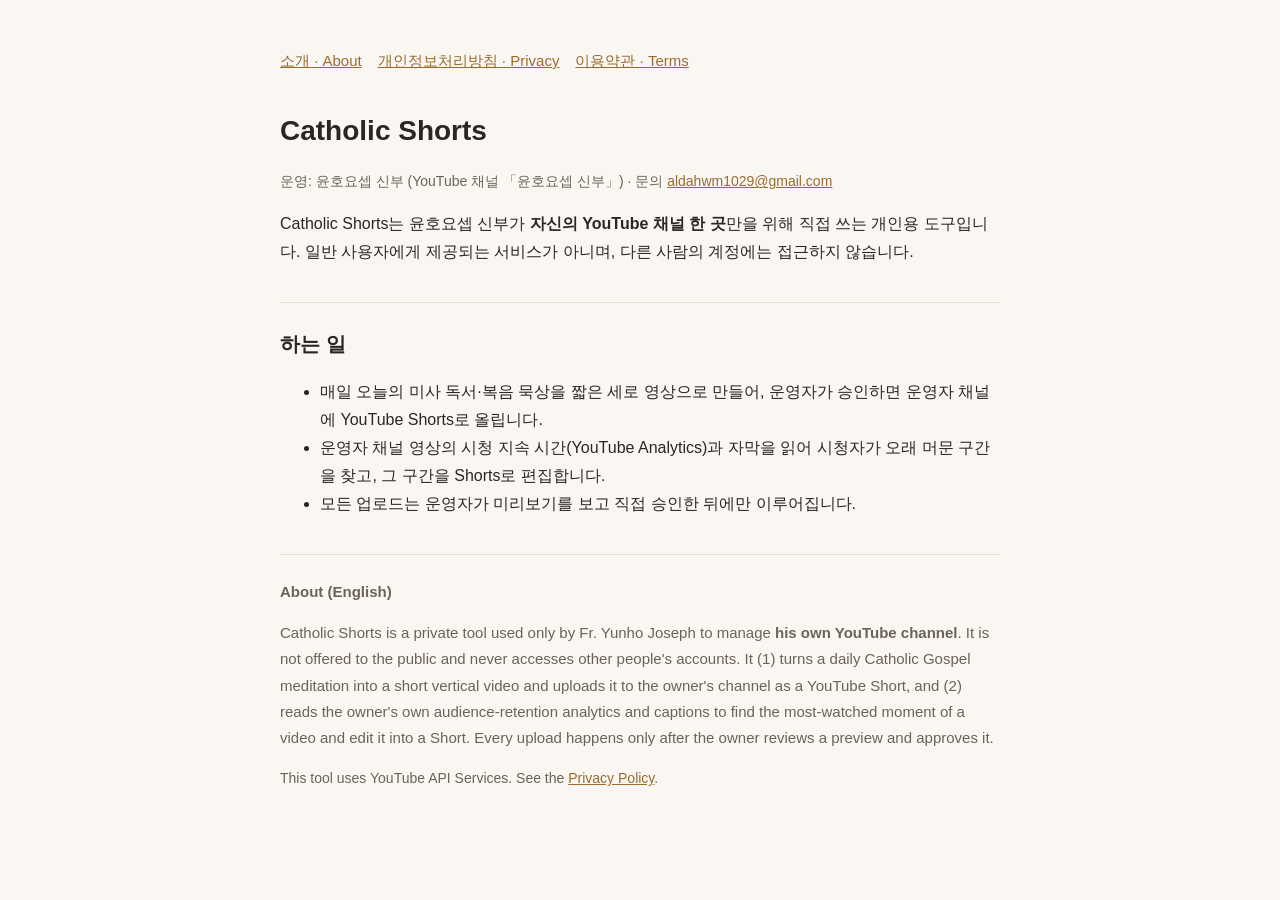
<file: index.html>
<!doctype html><html lang="ko"><head><meta charset="utf-8"><meta name="viewport" content="width=device-width,initial-scale=1">
<title>Catholic Shorts</title><link rel="stylesheet" href="style.css"></head><body><main>
<nav><a href="./">소개 · About</a><a href="privacy.html">개인정보처리방침 · Privacy</a><a href="terms.html">이용약관 · Terms</a></nav>
<h1>Catholic Shorts</h1>
<p class="muted">운영: 윤호요셉 신부 (YouTube 채널 「윤호요셉 신부」) · 문의 <a href="mailto:aldahwm1029@gmail.com">aldahwm1029@gmail.com</a></p>
<p>Catholic Shorts는 윤호요셉 신부가 <b>자신의 YouTube 채널 한 곳</b>만을 위해 직접 쓰는 개인용 도구입니다. 일반 사용자에게 제공되는 서비스가 아니며, 다른 사람의 계정에는 접근하지 않습니다.</p>
<h2>하는 일</h2>
<ul>
<li>매일 오늘의 미사 독서·복음 묵상을 짧은 세로 영상으로 만들어, 운영자가 승인하면 운영자 채널에 YouTube Shorts로 올립니다.</li>
<li>운영자 채널 영상의 시청 지속 시간(YouTube Analytics)과 자막을 읽어 시청자가 오래 머문 구간을 찾고, 그 구간을 Shorts로 편집합니다.</li>
<li>모든 업로드는 운영자가 미리보기를 보고 직접 승인한 뒤에만 이루어집니다.</li>
</ul>
<h2 class="en">About (English)</h2>
<p class="en">Catholic Shorts is a private tool used only by Fr. Yunho Joseph to manage <b>his own YouTube channel</b>. It is not offered to the public and never accesses other people's accounts. It (1) turns a daily Catholic Gospel meditation into a short vertical video and uploads it to the owner's channel as a YouTube Short, and (2) reads the owner's own audience-retention analytics and captions to find the most-watched moment of a video and edit it into a Short. Every upload happens only after the owner reviews a preview and approves it.</p>
<p class="muted">This tool uses YouTube API Services. See the <a href="privacy.html">Privacy Policy</a>.</p>
</main></body></html>
</file>
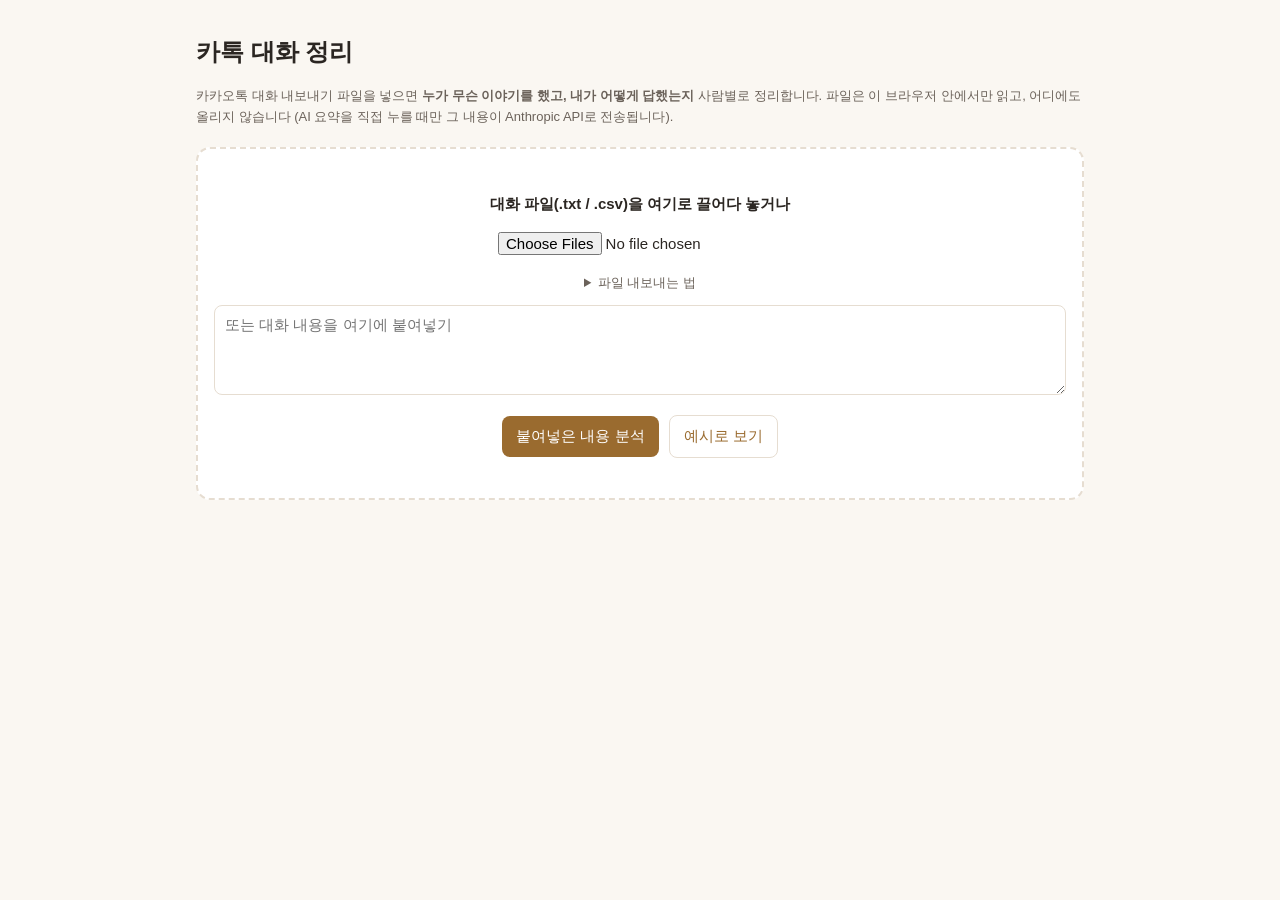
<file: kakao/index.html>
<!doctype html><html lang="ko"><head><meta charset="utf-8"><meta name="viewport" content="width=device-width,initial-scale=1">
<title>카톡 대화 정리</title>
<style>
:root{--bg:#faf7f2;--card:#fff;--fg:#2b2622;--muted:#6b625a;--accent:#9a6b2f;--line:#e6ddd1;--them:#f1ece4;--mine:#fde68a;--mine-fg:#3b2f12;--warn:#b4441f;--ok:#2f7a4b}
@media (prefers-color-scheme:dark){:root{--bg:#1c1a18;--card:#262320;--fg:#eee7de;--muted:#b3a99e;--accent:#e0b46c;--line:#3a352f;--them:#332f2a;--mine:#5a4a1c;--mine-fg:#fdf3d0;--warn:#f08a6a;--ok:#7fd1a0}}
*{box-sizing:border-box}
body{margin:0;background:var(--bg);color:var(--fg);font:15px/1.65 -apple-system,"Apple SD Gothic Neo","Noto Sans KR",sans-serif}
main{max-width:920px;margin:0 auto;padding:32px 16px 80px}
h1{font-size:24px;margin:0 0 4px}h2{font-size:19px;margin:0 0 4px}h3{font-size:15px;margin:0}
.muted{color:var(--muted);font-size:13px}
a{color:var(--accent)}
button,select,input,textarea{font:inherit;color:inherit}
button{background:var(--accent);color:#fff;border:0;border-radius:8px;padding:8px 14px;cursor:pointer}
button.ghost{background:transparent;color:var(--accent);border:1px solid var(--line)}
button:disabled{opacity:.5;cursor:default}
select,input[type=text],input[type=password],input[type=date],textarea{background:var(--card);border:1px solid var(--line);border-radius:8px;padding:7px 10px;max-width:100%}
.drop{border:2px dashed var(--line);border-radius:14px;padding:28px 16px;text-align:center;background:var(--card);margin:20px 0}
.drop.over{border-color:var(--accent)}
.drop textarea{width:100%;min-height:90px;margin-top:12px}
.bar{display:flex;flex-wrap:wrap;gap:10px;align-items:center;margin:12px 0}
.bar label{display:flex;gap:6px;align-items:center;font-size:14px}
.stats{display:grid;grid-template-columns:repeat(auto-fit,minmax(150px,1fr));gap:10px;margin:16px 0}
.stat{background:var(--card);border:1px solid var(--line);border-radius:12px;padding:12px 14px}
.stat b{display:block;font-size:22px}
.tabs{display:flex;gap:4px;border-bottom:1px solid var(--line);margin-top:20px;overflow-x:auto}
.tabs button{background:none;color:var(--muted);border-radius:0;border-bottom:2px solid transparent;padding:10px 12px;white-space:nowrap}
.tabs button.on{color:var(--fg);border-bottom-color:var(--accent);font-weight:600}
.person{background:var(--card);border:1px solid var(--line);border-radius:14px;margin:16px 0;overflow:hidden}
.person>summary{list-style:none;cursor:pointer;padding:14px 16px;display:flex;flex-wrap:wrap;gap:6px 14px;align-items:baseline}
.person>summary::-webkit-details-marker{display:none}
.person>summary h2::before{content:"▸ ";color:var(--muted)}
.person[open]>summary h2::before{content:"▾ "}
.chips{display:flex;flex-wrap:wrap;gap:6px;padding:0 16px 10px}
.chip{background:var(--them);border-radius:99px;padding:1px 10px;font-size:12px}
.ex{border-top:1px solid var(--line);padding:12px 16px}
.ex .when{font-size:12px;color:var(--muted);margin-bottom:6px;display:flex;gap:8px;flex-wrap:wrap}
.row{display:flex;gap:8px;margin:4px 0}
.row.me{justify-content:flex-end}
.bub{max-width:78%;padding:8px 12px;border-radius:14px;background:var(--them);white-space:pre-wrap;word-break:break-word}
.row.me .bub{background:var(--mine);color:var(--mine-fg)}
.who{font-size:12px;color:var(--muted);margin:6px 2px 0}
.who.me{text-align:right}
.tag{font-size:11px;border-radius:6px;padding:0 6px;border:1px solid currentColor}
.tag.q{color:var(--accent)}.tag.late{color:var(--warn)}.tag.ok{color:var(--ok)}
.ctx{font-size:12px;color:var(--muted);margin:2px 0 6px}
.empty{padding:24px;text-align:center;color:var(--muted)}
.ai{background:var(--card);border:1px solid var(--line);border-radius:14px;padding:16px;margin:16px 0}
.ai .out{margin-top:14px}
.ai .out h1,.ai .out h2,.ai .out h3{margin:18px 0 6px}
.ai .out ul{padding-left:20px;margin:4px 0}
.note{font-size:13px;color:var(--muted);background:var(--them);border-radius:10px;padding:10px 12px}
mark{background:var(--mine);color:var(--mine-fg);border-radius:3px}
[hidden]{display:none!important}
@media (max-width:560px){.bub{max-width:90%}h1{font-size:21px}}
</style></head><body><main>
<h1>카톡 대화 정리</h1>
<p class="muted">카카오톡 대화 내보내기 파일을 넣으면 <b>누가 무슨 이야기를 했고, 내가 어떻게 답했는지</b> 사람별로 정리합니다. 파일은 이 브라우저 안에서만 읽고, 어디에도 올리지 않습니다 (AI 요약을 직접 누를 때만 그 내용이 Anthropic API로 전송됩니다).</p>

<section id="upload" class="drop">
  <p><b>대화 파일(.txt / .csv)을 여기로 끌어다 놓거나</b></p>
  <p><input type="file" id="file" accept=".txt,.csv,text/plain,text/csv" multiple></p>
  <details><summary class="muted">파일 내보내는 법</summary>
    <p class="muted" style="text-align:left">
    <b>휴대폰</b>: 채팅방 → 오른쪽 위 ☰ → ⚙ 채팅방 설정 → <b>대화 내용 내보내기</b> → 텍스트만 보내기 → 메일/드라이브로 저장<br>
    <b>PC(Windows)</b>: 채팅방 → ☰ → <b>대화 내용 → 대화 내보내기</b> → .txt 저장<br>
    <b>Mac</b>: 채팅방 → ☰ → 대화 내보내기 → .csv 저장<br>
    여러 파일을 한꺼번에 넣으면 하나로 합쳐서 분석합니다.</p>
  </details>
  <textarea id="paste" placeholder="또는 대화 내용을 여기에 붙여넣기"></textarea>
  <div class="bar" style="justify-content:center"><button id="pasteGo">붙여넣은 내용 분석</button> <button class="ghost" id="demo">예시로 보기</button></div>
</section>

<section id="result" hidden>
  <div class="bar">
    <label>나는 <select id="me"></select></label>
    <label>기간 <input type="date" id="from"> ~ <input type="date" id="to"></label>
    <label><input type="text" id="q" placeholder="검색어" size="12"></label>
    <span style="flex:1"></span>
    <button class="ghost" id="dlMd">정리본 저장(.md)</button>
    <button class="ghost" id="dlCsv">표로 저장(.csv)</button>
    <button class="ghost" id="reset">다른 파일</button>
  </div>
  <p class="muted" id="meta"></p>
  <div class="stats" id="stats"></div>
  <nav class="tabs" id="tabs">
    <button data-tab="people" class="on">사람별 정리</button>
    <button data-tab="timeline">시간순</button>
    <button data-tab="open">답 안 한 질문</button>
    <button data-tab="ai">AI 요약</button>
  </nav>
  <div id="tab-people"></div>
  <div id="tab-timeline" hidden></div>
  <div id="tab-open" hidden></div>
  <div id="tab-ai" hidden>
    <div class="ai">
      <p>Claude가 지금 선택된 기간·사람의 대화를 읽고 <b>사람별 핵심 이야기 · 부탁/질문 · 나의 답변 · 내가 약속한 일 · 남은 일</b>을 정리합니다.</p>
      <div class="bar">
        <label>API 키 <input type="password" id="key" placeholder="sk-ant-..." size="28" autocomplete="off"></label>
        <label><input type="checkbox" id="remember"> 이 브라우저에 기억</label>
        <button id="aiGo">AI로 요약하기</button>
        <button class="ghost" id="aiStop" hidden>중지</button>
      </div>
      <p class="note">API 키는 <a href="https://platform.claude.com/settings/keys" target="_blank" rel="noopener">platform.claude.com</a>에서 발급합니다. 키와 대화 내용은 이 브라우저에서 Anthropic API로 직접 전송되며 다른 서버를 거치지 않습니다. 개인 정보가 담긴 대화라면 전송해도 되는 범위인지 먼저 확인하세요.</p>
      <p class="muted" id="aiInfo"></p>
      <div class="out" id="aiOut"></div>
    </div>
  </div>
</section>
<script type="module" src="app.js"></script>
</main></body></html>
</file>
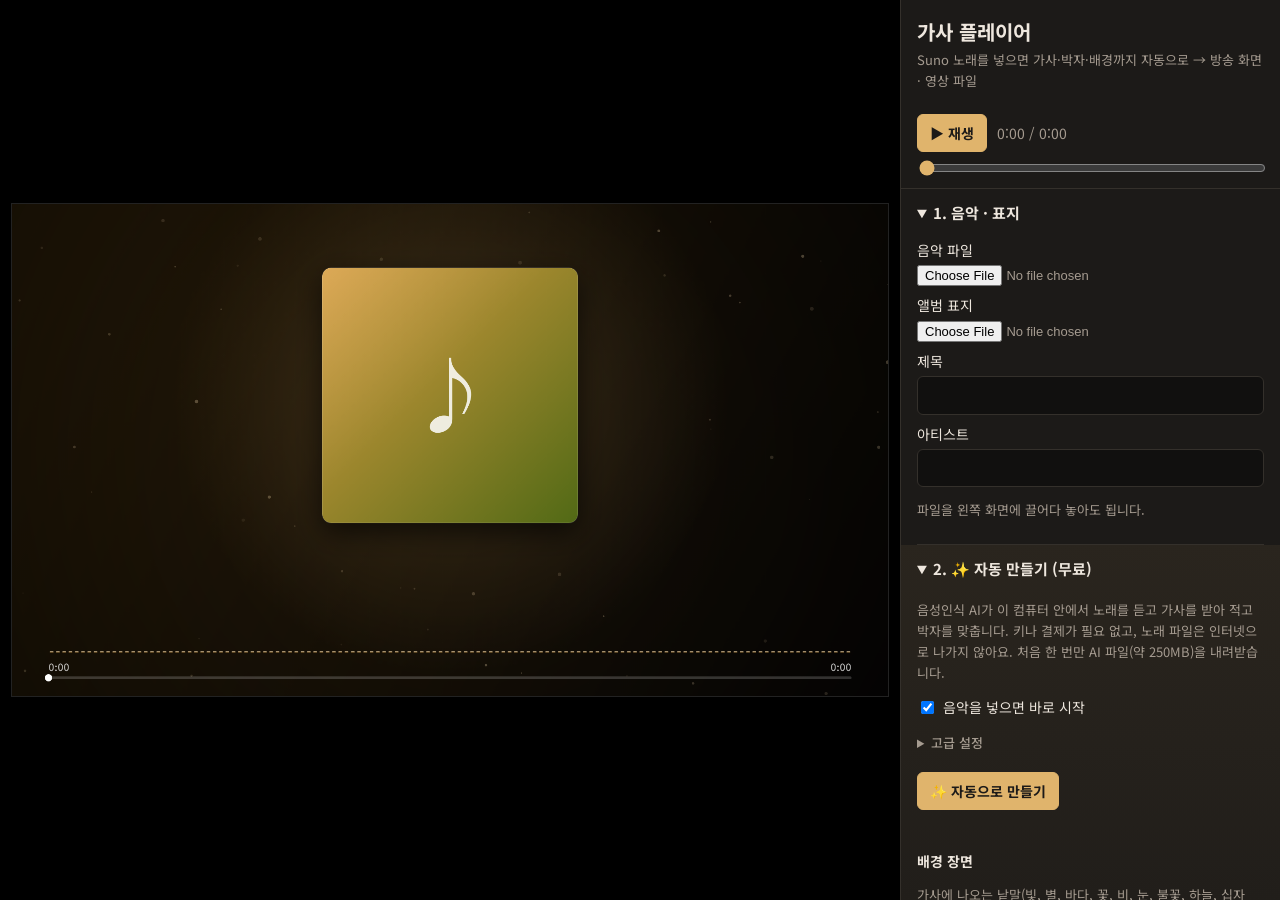
<file: player/index.html>
<!doctype html>
<html lang="ko">
<head>
<meta charset="utf-8">
<meta name="viewport" content="width=device-width,initial-scale=1">
<title>가사 플레이어</title>
<link rel="preconnect" href="https://fonts.googleapis.com">
<link rel="preconnect" href="https://fonts.gstatic.com" crossorigin>
<link href="https://fonts.googleapis.com/css2?family=Noto+Sans+KR:wght@400;500;700;900&display=swap" rel="stylesheet">
<link rel="stylesheet" href="player.css">
</head>
<body>
<div id="app">
  <section id="stageWrap">
    <canvas id="stage" width="1920" height="1080"></canvas>
    <div id="dropHint" hidden>여기에 놓으세요 · 음악 / 표지 / 가사(.lrc .txt)</div>
  </section>

  <aside id="panel">
    <header class="ph">
      <h1>가사 플레이어</h1>
      <p>Suno 노래를 넣으면 가사·박자·배경까지 자동으로 → 방송 화면 · 영상 파일</p>
    </header>

    <div class="transport">
      <button id="playBtn" class="primary" type="button">▶ 재생</button>
      <span id="timeLbl">0:00 / 0:00</span>
      <input id="seek" type="range" min="0" max="1000" value="0" aria-label="재생 위치">
    </div>

    <details open>
      <summary>1. 음악 · 표지</summary>
      <label class="file">음악 파일 <input type="file" id="audioFile" accept="audio/*,.mp3,.wav,.m4a"></label>
      <label class="file">앨범 표지 <input type="file" id="coverFile" accept="image/*"></label>
      <label>제목 <input id="title" type="text" autocomplete="off"></label>
      <label>아티스트 <input id="artist" type="text" autocomplete="off"></label>
      <p class="muted">파일을 왼쪽 화면에 끌어다 놓아도 됩니다.</p>
    </details>

    <details open id="autoSec">
      <summary>2. ✨ 자동 만들기 (무료)</summary>
      <p class="muted">음성인식 AI가 이 컴퓨터 안에서 노래를 듣고 가사를 받아 적고 박자를 맞춥니다. 키나 결제가 필요 없고, 노래 파일은 인터넷으로 나가지 않아요. 처음 한 번만 AI 파일(약 250MB)을 내려받습니다.</p>
      <label class="check"><input type="checkbox" id="autoOnAdd"> 음악을 넣으면 바로 시작</label>
      <details class="adv">
        <summary>고급 설정</summary>
        <label>정확도
          <select id="asrModel"><option value="small">높음 (권장 · 약 250MB)</option><option value="base">빠름 (약 80MB · 덜 정확)</option></select>
        </label>
        <label>노래 언어
          <select id="lang"><option value="korean">한국어</option><option value="english">영어</option><option value="auto">자동</option></select>
        </label>
        <label>배경 장면 수
          <select id="sceneCount"><option value="0">자동 (노래 길이에 맞춰)</option><option>3</option><option>4</option><option>5</option><option>6</option><option>8</option></select>
        </label>
      </details>
      <div class="row">
        <button id="autoBtn2" class="primary" type="button">✨ 자동으로 만들기</button>
      </div>
      <progress id="autoBar" max="1" value="0" hidden></progress>
      <p id="autoStatus" class="status" aria-live="polite"></p>

      <h3 class="sub">배경 장면</h3>
      <p class="muted">가사에 나오는 낱말(빛, 별, 바다, 꽃, 비, 눈, 불꽃, 하늘, 십자가…)을 보고 장면마다 움직이는 배경을 고릅니다. 장면 아래에서 직접 바꿀 수도 있어요.</p>
      <div id="sceneList"></div>
      <div class="row">
        <button id="replanBtn" type="button">장면 다시 고르기</button>
        <label class="btn">내 그림 넣기<input type="file" id="myImgs" accept="image/*" multiple hidden></label>
        <button id="clearImgs" type="button" hidden>그림 빼기</button>
      </div>
      <p class="muted">내 그림을 여러 장 넣으면 파일 이름 순서대로 노래 흐름에 맞춰 바뀝니다. ChatGPT 앱에서 「이 가사에 어울리는 그림 그려줘」로 만든 그림을 저장해서 넣어도 돼요.</p>
    </details>

    <details open>
      <summary>3. 가사 (직접 고치기)</summary>
      <p class="muted">비워두면 AI가 노래를 듣고 받아 적습니다. Suno 가사를 붙여넣어 두면 받아 적기 대신 그 가사를 그대로 쓰고 박자만 맞춰서 더 정확해요.</p>
      <textarea id="lyricsIn" rows="8" placeholder="(선택) Suno의 가사를 붙여넣으세요.&#10;[Verse], [Chorus] 같은 표시는 자동으로 빠집니다.&#10;LRC 형식([00:12.34] 가사)도 됩니다.&#10;번역을 함께 띄우려면: 원문 // 번역"></textarea>
      <div class="row">
        <button id="applyLyrics" type="button">가사 적용</button>
        <label class="btn">LRC 불러오기<input type="file" id="lrcFile" accept=".lrc,.txt,text/plain" hidden></label>
        <button id="exportLrc" type="button">LRC 저장</button>
      </div>
    </details>

    <details open>
      <summary>4. 싱크 손보기</summary>
      <p class="muted">자동으로 맞춘 박자가 어긋난 줄은 옆의 <kbd>−</kbd> <kbd>+</kbd>로 0.1초씩 고치세요. 처음부터 손으로 맞추려면 「싱크 시작」을 누르면 처음부터 재생됩니다. 각 줄을 부르기 <b>시작할 때</b> <kbd>Space</kbd>나 <kbd>Enter</kbd>를 누르세요. <kbd>Backspace</kbd>는 한 줄 되돌리기. 목록의 줄을 누르면 그 줄부터 다시 맞춥니다.</p>
      <div class="row">
        <button id="syncBtn" class="primary" type="button">싱크 시작</button>
        <button id="autoBtn" type="button">자동 배분</button>
      </div>
      <label>전체 밀기/당기기 <span id="offsetLbl" class="muted">0.00초</span>
        <input type="range" id="offset" min="-3" max="3" step="0.05" value="0">
      </label>
      <ol id="lineList"></ol>
    </details>

    <details open>
      <summary>5. 화면</summary>
      <div class="seg" role="radiogroup" aria-label="화면 비율">
        <label><input type="radio" name="aspect" value="16:9" checked> 가로 16:9</label>
        <label><input type="radio" name="aspect" value="9:16"> 세로 9:16 (Shorts)</label>
      </div>
      <label>시각화
        <select id="viz">
          <option value="bars">막대</option>
          <option value="ring">원형 (LP판)</option>
          <option value="wave">파형</option>
        </select>
      </label>
      <label>배경
        <select id="bgMode">
          <option value="scene">가사 분위기 장면</option>
          <option value="cover">앨범 표지 흐리게</option>
        </select>
      </label>
      <label>가사 크기 <input type="range" id="fontScale" min="0.7" max="1.5" step="0.05" value="1"></label>
      <label class="check"><input type="checkbox" id="showTitle" checked> 제목 · 아티스트 표시</label>
    </details>

    <details open>
      <summary>6. 방송 · 내보내기</summary>
      <div class="row">
        <button id="broadcastBtn" type="button">방송 화면 <kbd>H</kbd></button>
        <button id="fsBtn" type="button">전체 화면 <kbd>F</kbd></button>
      </div>
      <p class="muted">방송 화면에서는 편집 창이 숨고 그림만 남습니다. OBS에서는 「창 캡처」로 이 창을 잡으세요. 화면을 클릭하면 재생/정지, <kbd>H</kbd>를 다시 누르면 편집 창이 돌아옵니다.</p>
      <div class="row">
        <button id="recBtn" type="button">영상 파일로 저장</button>
        <span id="recStatus" class="muted"></span>
      </div>
      <p class="muted">노래 길이만큼 실제로 재생하면서 녹화합니다. 녹화하는 동안 이 탭을 맨 앞에 두세요.</p>
      <button id="resetBtn" class="danger" type="button">새로 시작</button>
    </details>
    <p class="muted foot">작업 내용은 이 브라우저에 자동 저장됩니다.</p>
  </aside>
</div>
<audio id="audio" preload="auto"></audio>
<script src="themes.js"></script>
<script src="player.js"></script>
<script src="auto.js"></script>
</body>
</html>
</file>
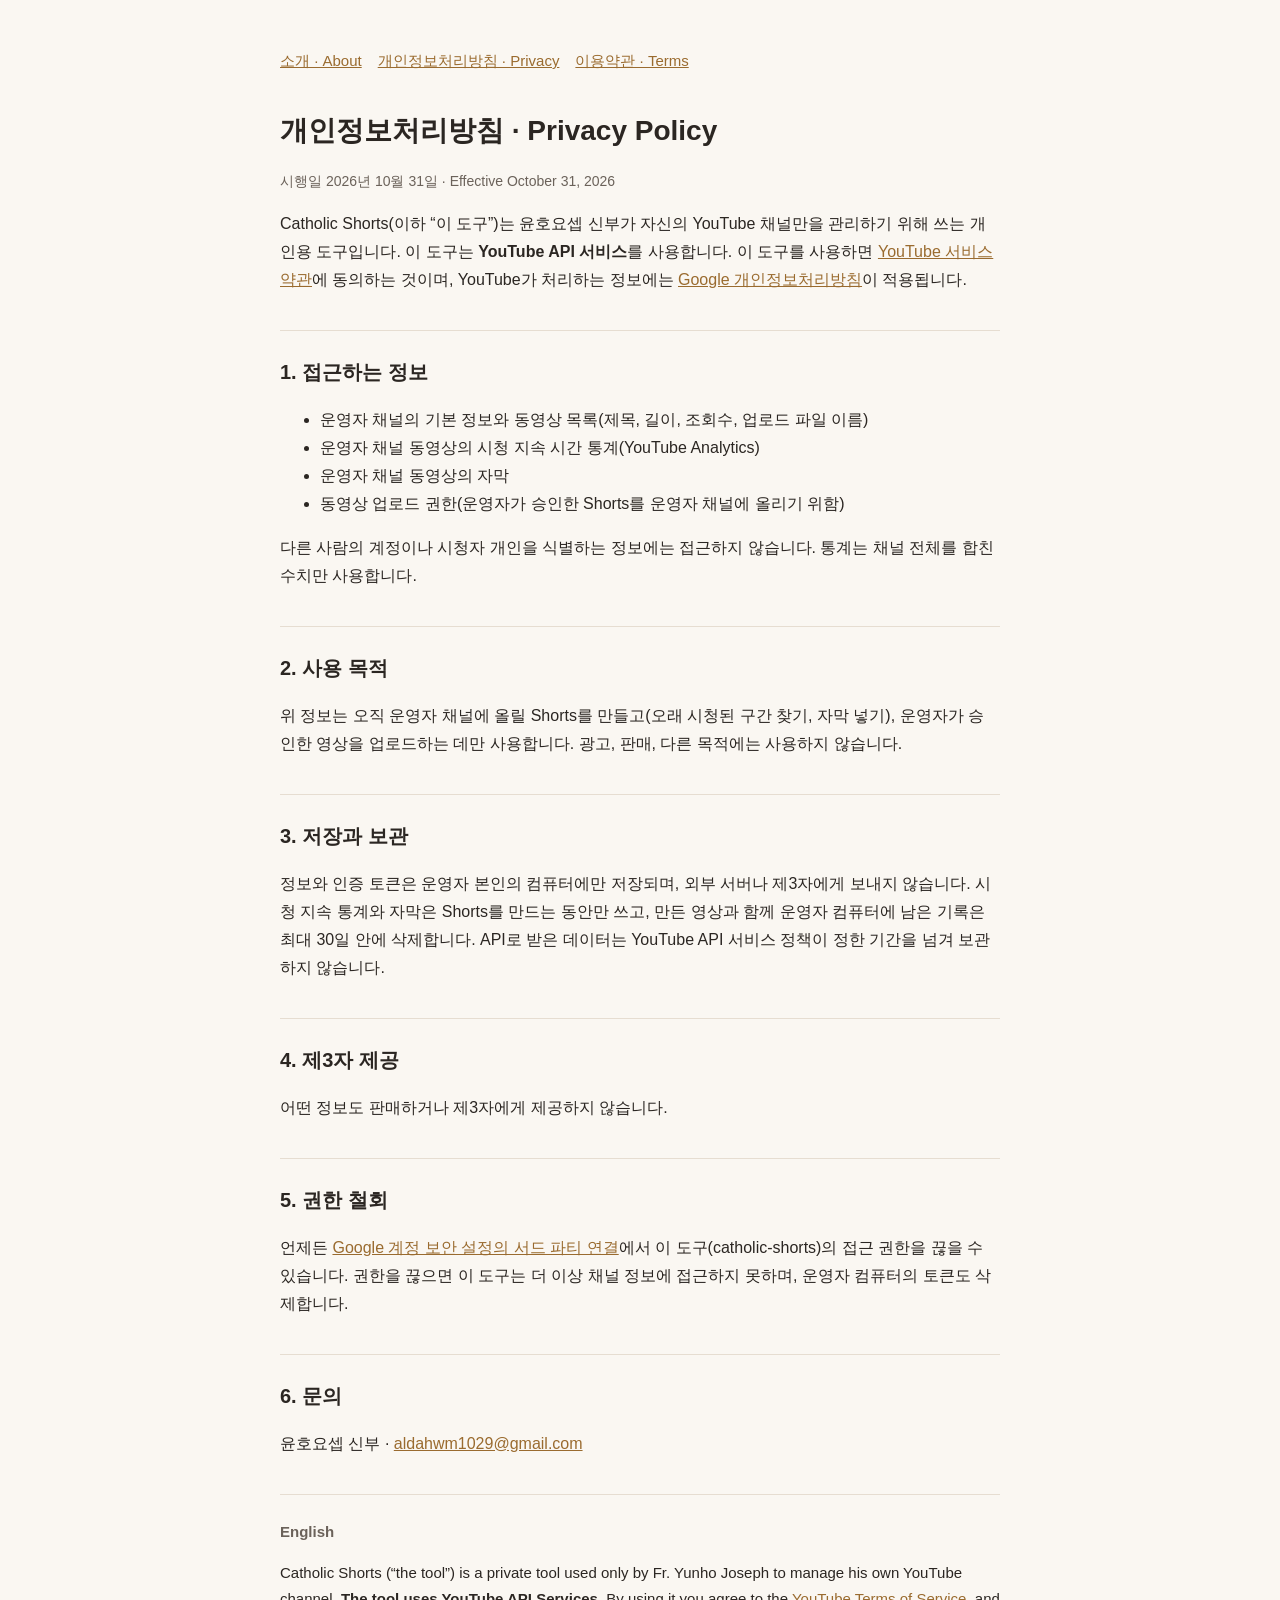
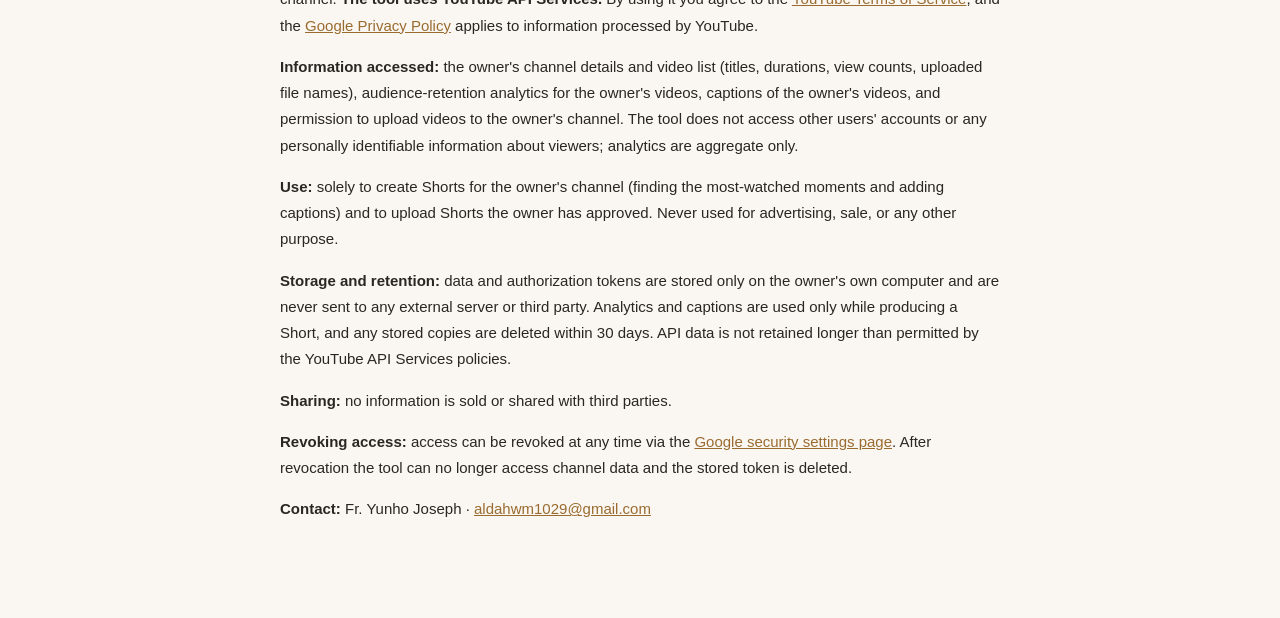
<file: privacy.html>
<!doctype html><html lang="ko"><head><meta charset="utf-8"><meta name="viewport" content="width=device-width,initial-scale=1">
<title>Catholic Shorts · 개인정보처리방침</title><link rel="stylesheet" href="style.css"></head><body><main>
<nav><a href="./">소개 · About</a><a href="privacy.html">개인정보처리방침 · Privacy</a><a href="terms.html">이용약관 · Terms</a></nav>
<h1>개인정보처리방침 · Privacy Policy</h1>
<p class="muted">시행일 2026년 10월 31일 · Effective October 31, 2026</p>
<p>Catholic Shorts(이하 “이 도구”)는 윤호요셉 신부가 자신의 YouTube 채널만을 관리하기 위해 쓰는 개인용 도구입니다. 이 도구는 <b>YouTube API 서비스</b>를 사용합니다. 이 도구를 사용하면 <a href="https://www.youtube.com/t/terms">YouTube 서비스 약관</a>에 동의하는 것이며, YouTube가 처리하는 정보에는 <a href="https://policies.google.com/privacy">Google 개인정보처리방침</a>이 적용됩니다.</p>
<h2>1. 접근하는 정보</h2>
<ul>
<li>운영자 채널의 기본 정보와 동영상 목록(제목, 길이, 조회수, 업로드 파일 이름)</li>
<li>운영자 채널 동영상의 시청 지속 시간 통계(YouTube Analytics)</li>
<li>운영자 채널 동영상의 자막</li>
<li>동영상 업로드 권한(운영자가 승인한 Shorts를 운영자 채널에 올리기 위함)</li>
</ul>
<p>다른 사람의 계정이나 시청자 개인을 식별하는 정보에는 접근하지 않습니다. 통계는 채널 전체를 합친 수치만 사용합니다.</p>
<h2>2. 사용 목적</h2>
<p>위 정보는 오직 운영자 채널에 올릴 Shorts를 만들고(오래 시청된 구간 찾기, 자막 넣기), 운영자가 승인한 영상을 업로드하는 데만 사용합니다. 광고, 판매, 다른 목적에는 사용하지 않습니다.</p>
<h2>3. 저장과 보관</h2>
<p>정보와 인증 토큰은 운영자 본인의 컴퓨터에만 저장되며, 외부 서버나 제3자에게 보내지 않습니다. 시청 지속 통계와 자막은 Shorts를 만드는 동안만 쓰고, 만든 영상과 함께 운영자 컴퓨터에 남은 기록은 최대 30일 안에 삭제합니다. API로 받은 데이터는 YouTube API 서비스 정책이 정한 기간을 넘겨 보관하지 않습니다.</p>
<h2>4. 제3자 제공</h2>
<p>어떤 정보도 판매하거나 제3자에게 제공하지 않습니다.</p>
<h2>5. 권한 철회</h2>
<p>언제든 <a href="https://myaccount.google.com/permissions">Google 계정 보안 설정의 서드 파티 연결</a>에서 이 도구(catholic-shorts)의 접근 권한을 끊을 수 있습니다. 권한을 끊으면 이 도구는 더 이상 채널 정보에 접근하지 못하며, 운영자 컴퓨터의 토큰도 삭제합니다.</p>
<h2>6. 문의</h2>
<p>윤호요셉 신부 · <a href="mailto:aldahwm1029@gmail.com">aldahwm1029@gmail.com</a></p>

<h2 class="en">English</h2>
<div class="en">
<p>Catholic Shorts (“the tool”) is a private tool used only by Fr. Yunho Joseph to manage his own YouTube channel. <b>The tool uses YouTube API Services.</b> By using it you agree to the <a href="https://www.youtube.com/t/terms">YouTube Terms of Service</a>, and the <a href="https://policies.google.com/privacy">Google Privacy Policy</a> applies to information processed by YouTube.</p>
<p><b>Information accessed:</b> the owner's channel details and video list (titles, durations, view counts, uploaded file names), audience-retention analytics for the owner's videos, captions of the owner's videos, and permission to upload videos to the owner's channel. The tool does not access other users' accounts or any personally identifiable information about viewers; analytics are aggregate only.</p>
<p><b>Use:</b> solely to create Shorts for the owner's channel (finding the most-watched moments and adding captions) and to upload Shorts the owner has approved. Never used for advertising, sale, or any other purpose.</p>
<p><b>Storage and retention:</b> data and authorization tokens are stored only on the owner's own computer and are never sent to any external server or third party. Analytics and captions are used only while producing a Short, and any stored copies are deleted within 30 days. API data is not retained longer than permitted by the YouTube API Services policies.</p>
<p><b>Sharing:</b> no information is sold or shared with third parties.</p>
<p><b>Revoking access:</b> access can be revoked at any time via the <a href="https://myaccount.google.com/permissions">Google security settings page</a>. After revocation the tool can no longer access channel data and the stored token is deleted.</p>
<p><b>Contact:</b> Fr. Yunho Joseph · <a href="mailto:aldahwm1029@gmail.com">aldahwm1029@gmail.com</a></p>
</div>
</main></body></html>
</file>
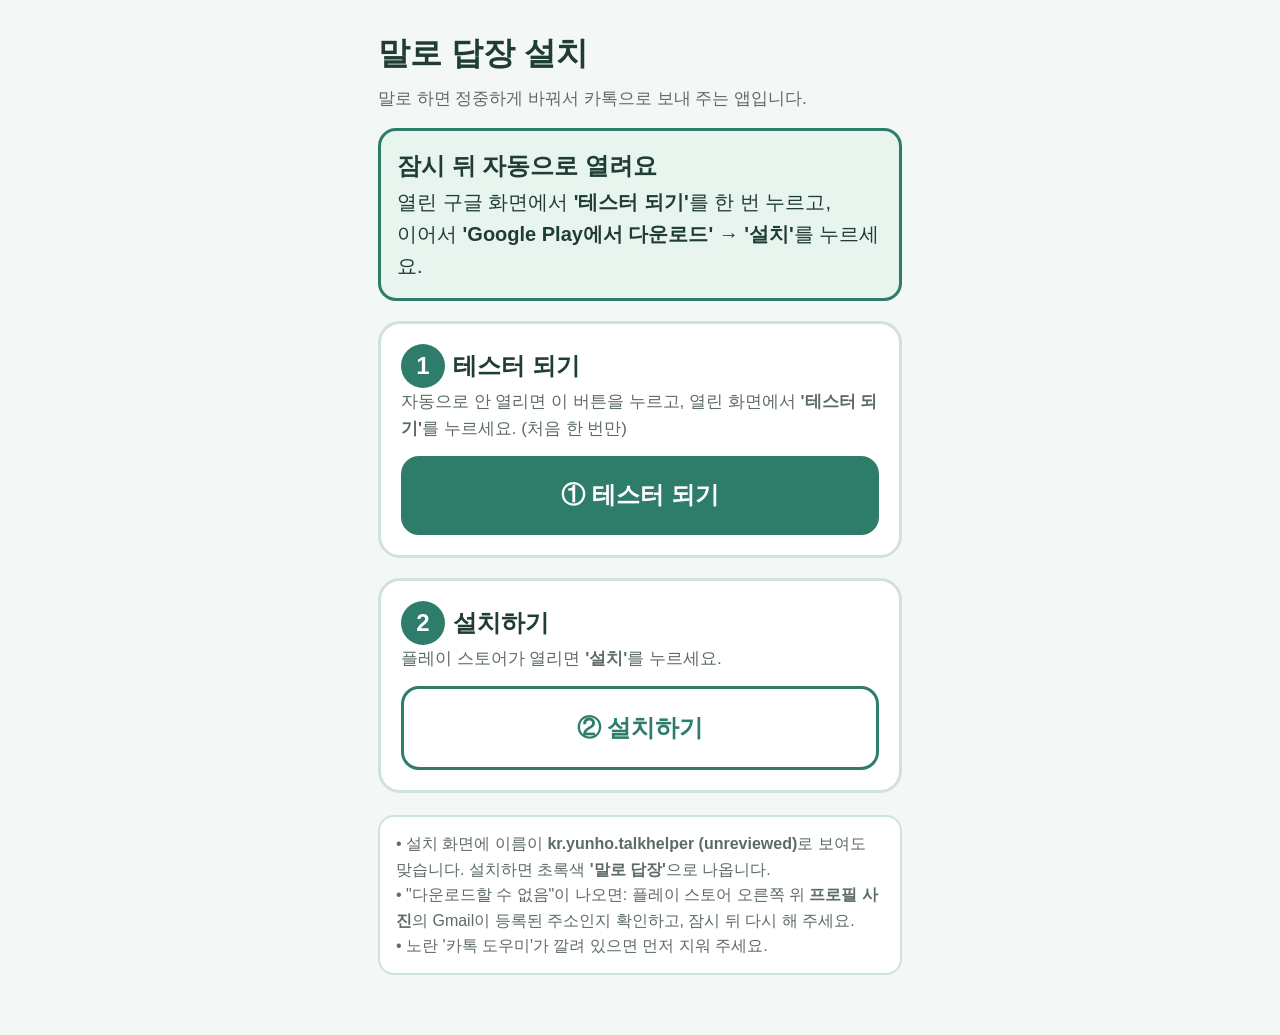
<file: talk-helper-install.html>
<!doctype html>
<html lang="ko"><head>
<meta charset="utf-8">
<meta name="viewport" content="width=device-width,initial-scale=1">
<title>말로 답장 설치</title>
<style>
  :root { --green:#2E7D6B; --ink:#1F3D35; --muted:#5d6b66; --bg:#F3F7F5; --line:#CFE3DC; --red:#C62828; }
  * { box-sizing:border-box; }
  body { margin:0; background:var(--bg); color:var(--ink); font:20px/1.6 -apple-system,"Apple SD Gothic Neo","Noto Sans KR",sans-serif; }
  main { max-width:560px; margin:0 auto; padding:28px 18px 60px; }
  h1 { font-size:32px; margin:0 0 6px; }
  .muted { color:var(--muted); font-size:17px; }
  .step { background:#fff; border:3px solid var(--line); border-radius:22px; padding:20px; margin-top:20px; }
  .num { display:inline-block; width:44px; height:44px; border-radius:50%; background:var(--green); color:#fff; font-weight:900; text-align:center; line-height:44px; margin-right:8px; }
  .t { font-size:24px; font-weight:900; }
  a.btn { display:block; margin-top:14px; background:var(--green); color:#fff; text-decoration:none; text-align:center; font-weight:900; font-size:24px; padding:20px 12px; border-radius:18px; }
  a.btn.alt { background:#fff; color:var(--green); border:3px solid var(--green); }
  .note { margin-top:22px; font-size:16px; color:var(--muted); background:#fff; border-radius:16px; padding:14px 16px; border:2px solid var(--line); }
  .kakao { display:none; background:#FFF4E5; border:3px solid #F0B35A; border-radius:18px; padding:16px; margin-top:16px; }
</style>
</head><body><main>
  <h1>말로 답장 설치</h1>
  <div class="muted">말로 하면 정중하게 바꿔서 카톡으로 보내 주는 앱입니다.</div>

  <!-- 카카오톡 안의 브라우저에서는 구글 로그인이 안 되어 설치가 실패하므로 크롬으로 넘김 -->
  <div class="kakao" id="kakao">
    <div class="t">크롬으로 여는 중…</div>
    <div>안 넘어가면 아래 버튼을 눌러 주세요.</div>
    <a class="btn" id="openChrome" href="#">크롬으로 열기</a>
  </div>

  <div class="kakao" id="auto" style="display:block;background:#E8F5EF;border-color:var(--green)">
    <div class="t">잠시 뒤 자동으로 열려요</div>
    <div>열린 구글 화면에서 <b>'테스터 되기'</b>를 한 번 누르고,<br>이어서 <b>'Google Play에서 다운로드' → '설치'</b>를 누르세요.</div>
  </div>

  <div class="step">
    <div class="t"><span class="num">1</span>테스터 되기</div>
    <div class="muted">자동으로 안 열리면 이 버튼을 누르고, 열린 화면에서 <b>'테스터 되기'</b>를 누르세요. (처음 한 번만)</div>
    <a class="btn" id="optin" href="https://play.google.com/apps/internaltest/4699912874204294763">① 테스터 되기</a>
  </div>

  <div class="step">
    <div class="t"><span class="num">2</span>설치하기</div>
    <div class="muted">플레이 스토어가 열리면 <b>'설치'</b>를 누르세요.</div>
    <a class="btn alt" href="https://play.google.com/store/apps/details?id=kr.yunho.talkhelper">② 설치하기</a>
  </div>

  <div class="note">
    • 설치 화면에 이름이 <b>kr.yunho.talkhelper (unreviewed)</b>로 보여도 맞습니다. 설치하면 초록색 <b>'말로 답장'</b>으로 나옵니다.<br>
    • "다운로드할 수 없음"이 나오면: 플레이 스토어 오른쪽 위 <b>프로필 사진</b>의 Gmail이 등록된 주소인지 확인하고, 잠시 뒤 다시 해 주세요.<br>
    • 노란 '카톡 도우미'가 깔려 있으면 먼저 지워 주세요.
  </div>
</main>
<script>
  var OPTIN = "https://play.google.com/apps/internaltest/4699912874204294763";
  // 테스터 참여 화면은 플레이 스토어 앱이 가로채면 '항목을 찾을 수 없습니다'가 나오므로 크롬에서 열도록 함
  (function () {
    var ua = navigator.userAgent || "";
    if (/KAKAOTALK/i.test(ua)) return;   // 카톡 안이면 아래에서 먼저 크롬으로 넘김
    var chromeOptin = "intent://" + OPTIN.replace(/^https?:\/\//, "") +
      "#Intent;scheme=https;package=com.android.chrome;S.browser_fallback_url=" + encodeURIComponent(OPTIN) + ";end";
    // 안드로이드에서는 항상 크롬으로 (크롬이 없으면 지금 브라우저에서)
    var target = /Android/i.test(ua) ? chromeOptin : OPTIN;
    document.getElementById("optin").href = target;
    // 이 페이지를 처음 열었을 때 한 번만 자동으로 넘어감 (뒤로 와서 다시 보면 넘어가지 않음)
    try { if (sessionStorage.getItem("optinOpened")) { document.getElementById("auto").style.display = "none"; return; } sessionStorage.setItem("optinOpened", "1"); } catch (e) {}
    setTimeout(function () { location.href = target; }, 1500);
  })();

  // 카카오톡 인앱 브라우저면 외부 브라우저(크롬)로 이 페이지를 다시 엶
  (function () {
    var ua = navigator.userAgent || "";
    if (!/KAKAOTALK/i.test(ua)) return;
    document.getElementById("auto").style.display = "none";
    var here = location.href;
    document.getElementById("kakao").style.display = "block";
    var external = "kakaotalk://web/openExternal?url=" + encodeURIComponent(here);
    var chrome = "intent://" + here.replace(/^https?:\/\//, "") + "#Intent;scheme=https;package=com.android.chrome;end";
    document.getElementById("openChrome").href = /Android/i.test(ua) ? chrome : external;
    location.href = external;
  })();
</script>
</body></html>
</file>
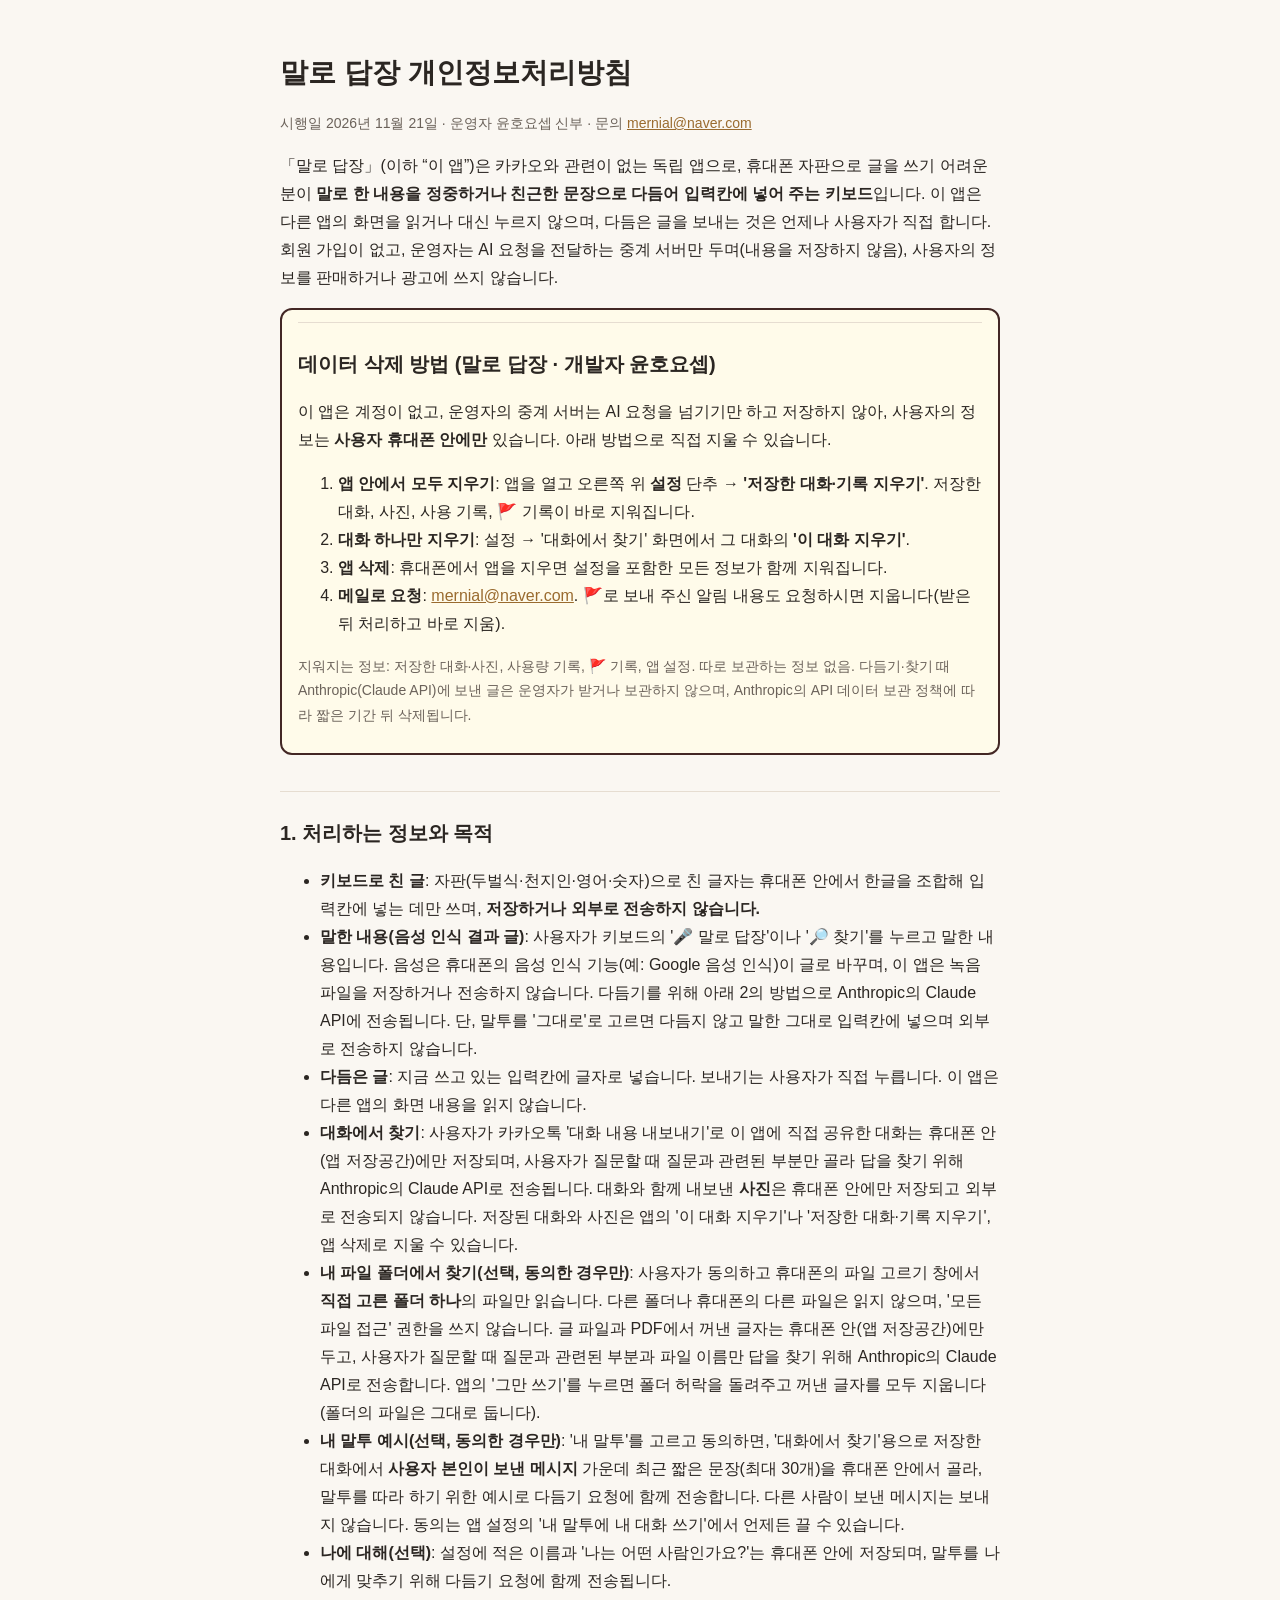
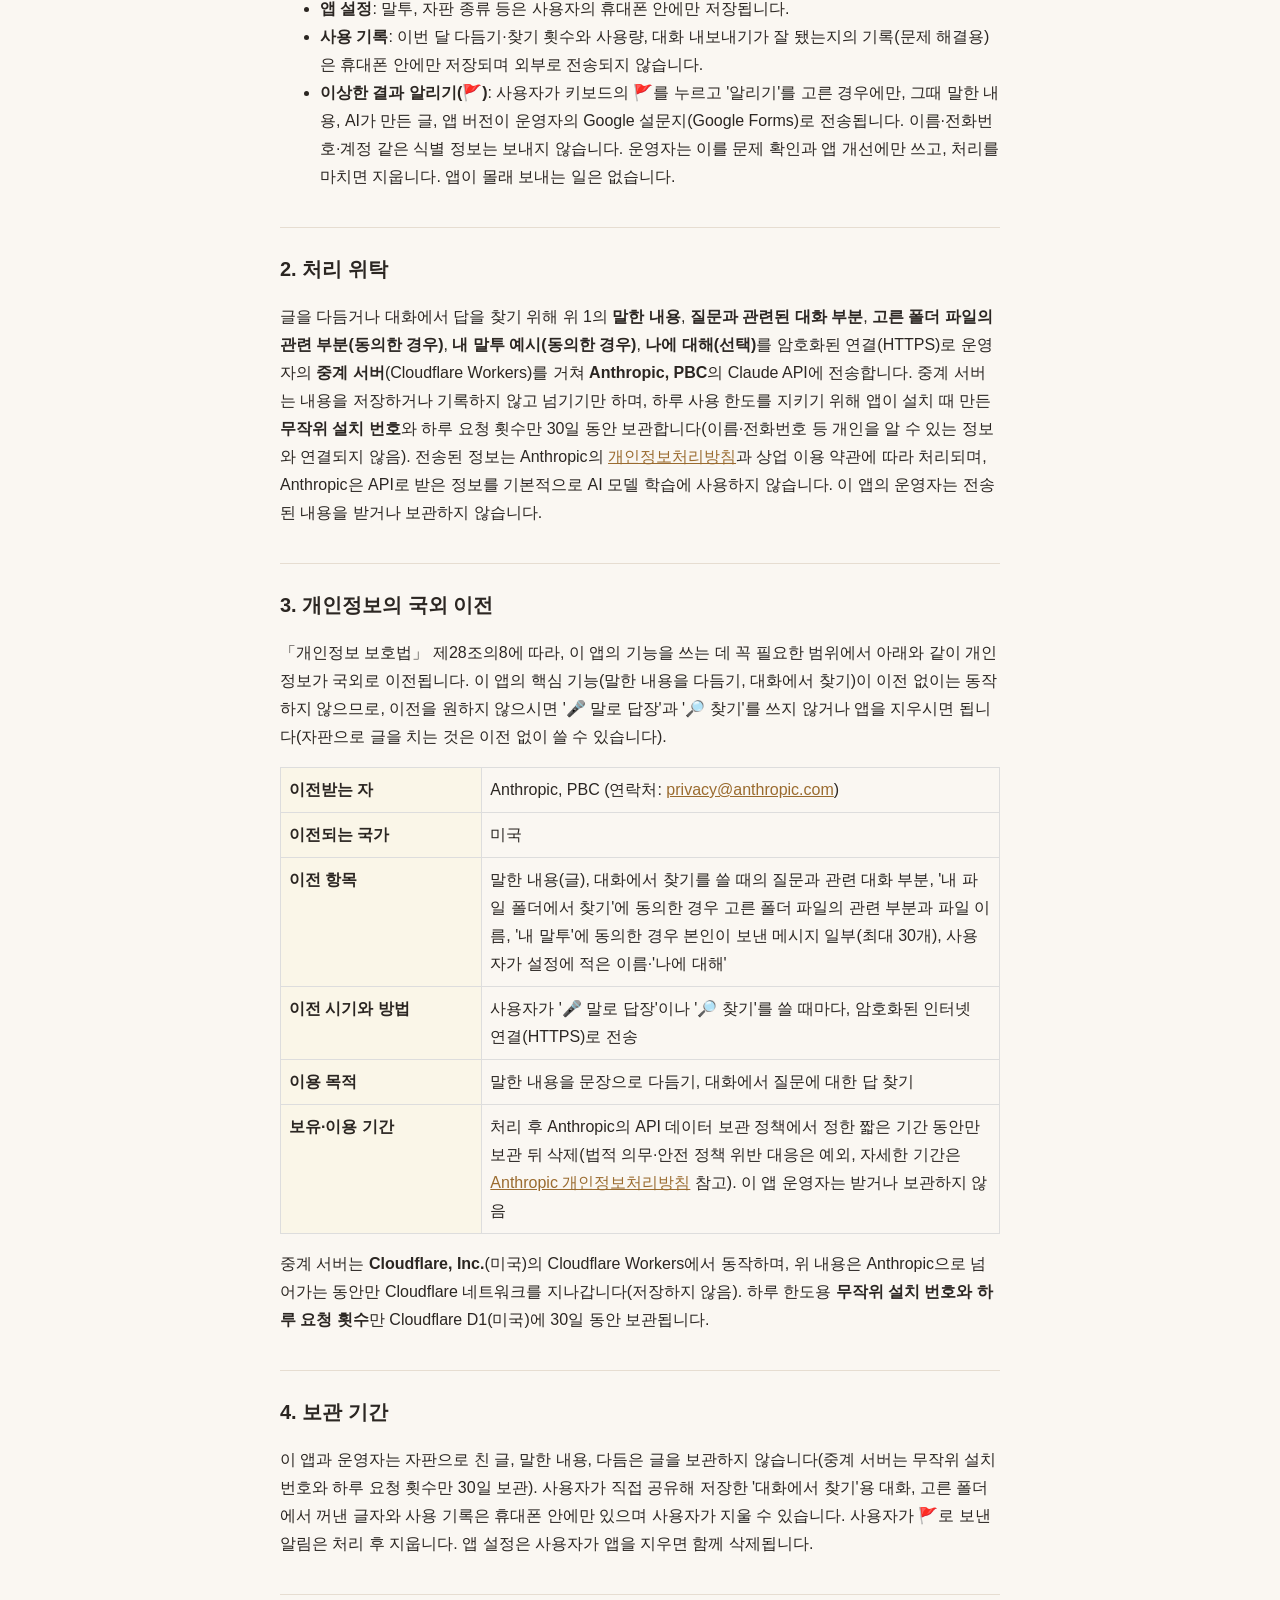
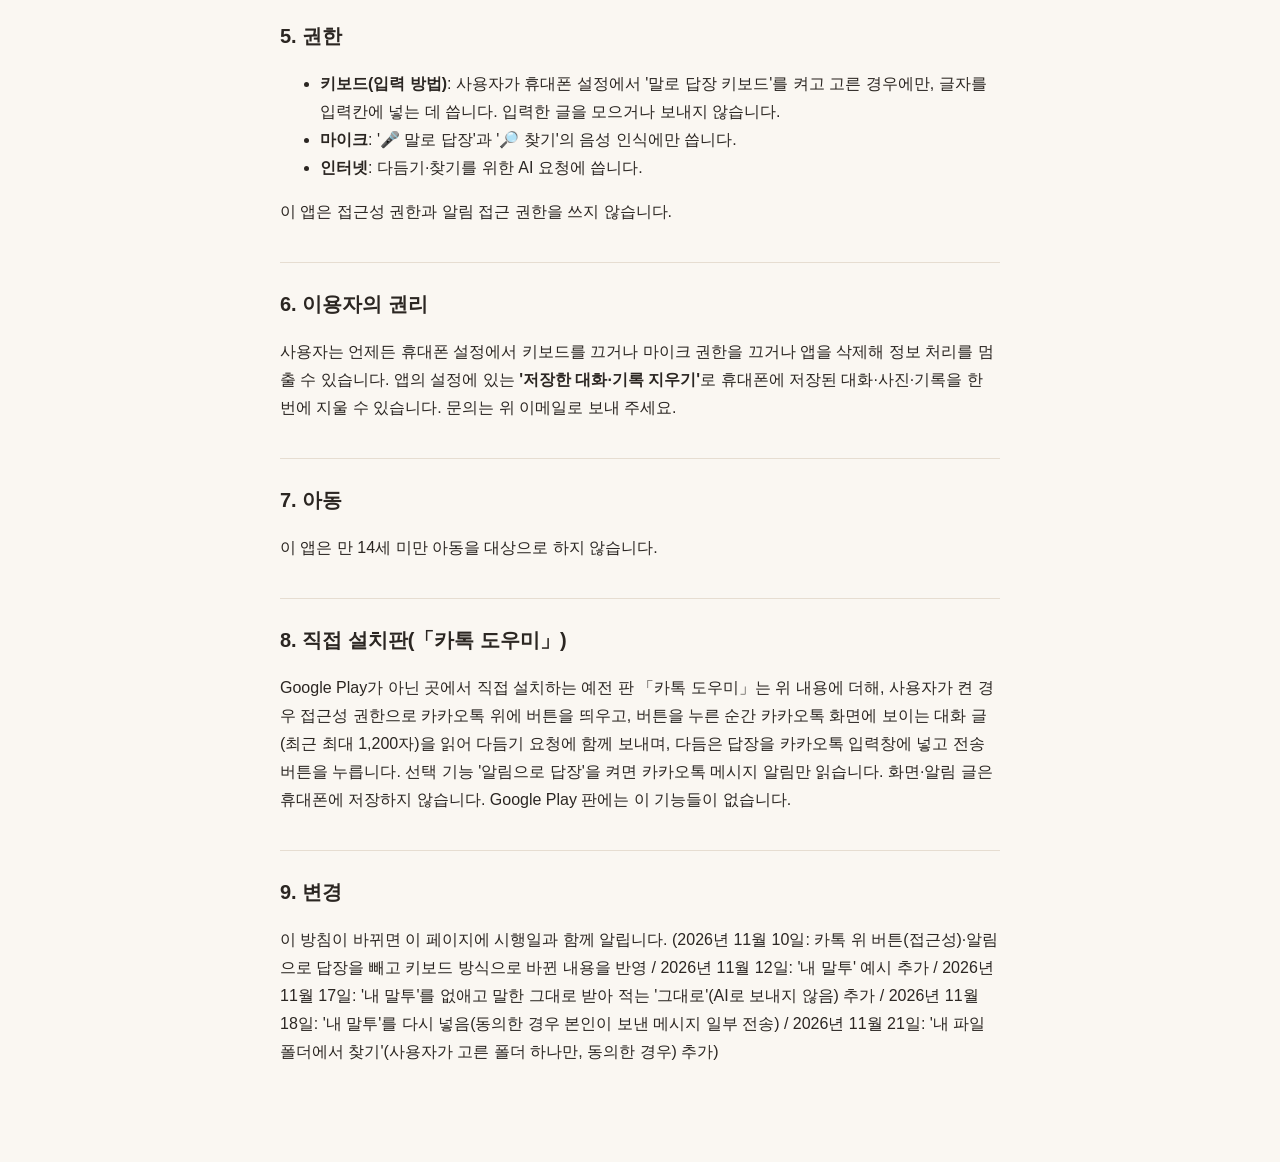
<file: talk-helper-privacy.html>
<!doctype html><html lang="ko"><head><meta charset="utf-8"><meta name="viewport" content="width=device-width,initial-scale=1">
<title>말로 답장 · 개인정보처리방침</title><link rel="stylesheet" href="style.css"><style>table{border-collapse:collapse;width:100%;margin:8px 0}th,td{border:1px solid #ddd;padding:8px;text-align:left;vertical-align:top}th{width:28%;background:#faf6e8;white-space:nowrap}</style></head><body><main>
<h1>말로 답장 개인정보처리방침</h1>
<p class="muted">시행일 2026년 11월 21일 · 운영자 윤호요셉 신부 · 문의 <a href="mailto:mernial@naver.com">mernial@naver.com</a></p>

<p>「말로 답장」(이하 “이 앱”)은 카카오와 관련이 없는 독립 앱으로, 휴대폰 자판으로 글을 쓰기 어려운 분이 <b>말로 한 내용을 정중하거나 친근한 문장으로 다듬어 입력칸에 넣어 주는 키보드</b>입니다. 이 앱은 다른 앱의 화면을 읽거나 대신 누르지 않으며, 다듬은 글을 보내는 것은 언제나 사용자가 직접 합니다. 회원 가입이 없고, 운영자는 AI 요청을 전달하는 중계 서버만 두며(내용을 저장하지 않음), 사용자의 정보를 판매하거나 광고에 쓰지 않습니다.</p>

<div id="delete" style="border:2px solid #432725;border-radius:12px;padding:12px 16px;margin:16px 0;background:#fffbea">
<h2 style="margin-top:0">데이터 삭제 방법 (말로 답장 · 개발자 윤호요셉)</h2>
<p>이 앱은 계정이 없고, 운영자의 중계 서버는 AI 요청을 넘기기만 하고 저장하지 않아, 사용자의 정보는 <b>사용자 휴대폰 안에만</b> 있습니다. 아래 방법으로 직접 지울 수 있습니다.</p>
<ol>
<li><b>앱 안에서 모두 지우기</b>: 앱을 열고 오른쪽 위 <b>설정</b> 단추 → <b>'저장한 대화·기록 지우기'</b>. 저장한 대화, 사진, 사용 기록, 🚩 기록이 바로 지워집니다.</li>
<li><b>대화 하나만 지우기</b>: 설정 → '대화에서 찾기' 화면에서 그 대화의 <b>'이 대화 지우기'</b>.</li>
<li><b>앱 삭제</b>: 휴대폰에서 앱을 지우면 설정을 포함한 모든 정보가 함께 지워집니다.</li>
<li><b>메일로 요청</b>: <a href="mailto:mernial@naver.com">mernial@naver.com</a>. 🚩로 보내 주신 알림 내용도 요청하시면 지웁니다(받은 뒤 처리하고 바로 지움).</li>
</ol>
<p class="muted">지워지는 정보: 저장한 대화·사진, 사용량 기록, 🚩 기록, 앱 설정. 따로 보관하는 정보 없음. 다듬기·찾기 때 Anthropic(Claude API)에 보낸 글은 운영자가 받거나 보관하지 않으며, Anthropic의 API 데이터 보관 정책에 따라 짧은 기간 뒤 삭제됩니다.</p>
</div>

<h2>1. 처리하는 정보와 목적</h2>
<ul>
<li><b>키보드로 친 글</b>: 자판(두벌식·천지인·영어·숫자)으로 친 글자는 휴대폰 안에서 한글을 조합해 입력칸에 넣는 데만 쓰며, <b>저장하거나 외부로 전송하지 않습니다.</b></li>
<li><b>말한 내용(음성 인식 결과 글)</b>: 사용자가 키보드의 '🎤 말로 답장'이나 '🔎 찾기'를 누르고 말한 내용입니다. 음성은 휴대폰의 음성 인식 기능(예: Google 음성 인식)이 글로 바꾸며, 이 앱은 녹음 파일을 저장하거나 전송하지 않습니다. 다듬기를 위해 아래 2의 방법으로 Anthropic의 Claude API에 전송됩니다. 단, 말투를 '그대로'로 고르면 다듬지 않고 말한 그대로 입력칸에 넣으며 외부로 전송하지 않습니다.</li>
<li><b>다듬은 글</b>: 지금 쓰고 있는 입력칸에 글자로 넣습니다. 보내기는 사용자가 직접 누릅니다. 이 앱은 다른 앱의 화면 내용을 읽지 않습니다.</li>
<li><b>대화에서 찾기</b>: 사용자가 카카오톡 '대화 내용 내보내기'로 이 앱에 직접 공유한 대화는 휴대폰 안(앱 저장공간)에만 저장되며, 사용자가 질문할 때 질문과 관련된 부분만 골라 답을 찾기 위해 Anthropic의 Claude API로 전송됩니다. 대화와 함께 내보낸 <b>사진</b>은 휴대폰 안에만 저장되고 외부로 전송되지 않습니다. 저장된 대화와 사진은 앱의 '이 대화 지우기'나 '저장한 대화·기록 지우기', 앱 삭제로 지울 수 있습니다.</li>
<li><b>내 파일 폴더에서 찾기(선택, 동의한 경우만)</b>: 사용자가 동의하고 휴대폰의 파일 고르기 창에서 <b>직접 고른 폴더 하나</b>의 파일만 읽습니다. 다른 폴더나 휴대폰의 다른 파일은 읽지 않으며, '모든 파일 접근' 권한을 쓰지 않습니다. 글 파일과 PDF에서 꺼낸 글자는 휴대폰 안(앱 저장공간)에만 두고, 사용자가 질문할 때 질문과 관련된 부분과 파일 이름만 답을 찾기 위해 Anthropic의 Claude API로 전송합니다. 앱의 '그만 쓰기'를 누르면 폴더 허락을 돌려주고 꺼낸 글자를 모두 지웁니다(폴더의 파일은 그대로 둡니다).</li>
<li><b>내 말투 예시(선택, 동의한 경우만)</b>: '내 말투'를 고르고 동의하면, '대화에서 찾기'용으로 저장한 대화에서 <b>사용자 본인이 보낸 메시지</b> 가운데 최근 짧은 문장(최대 30개)을 휴대폰 안에서 골라, 말투를 따라 하기 위한 예시로 다듬기 요청에 함께 전송합니다. 다른 사람이 보낸 메시지는 보내지 않습니다. 동의는 앱 설정의 '내 말투에 내 대화 쓰기'에서 언제든 끌 수 있습니다.</li>
<li><b>나에 대해(선택)</b>: 설정에 적은 이름과 '나는 어떤 사람인가요?'는 휴대폰 안에 저장되며, 말투를 나에게 맞추기 위해 다듬기 요청에 함께 전송됩니다.</li>
<li><b>앱 설정</b>: 말투, 자판 종류 등은 사용자의 휴대폰 안에만 저장됩니다.</li>
<li><b>사용 기록</b>: 이번 달 다듬기·찾기 횟수와 사용량, 대화 내보내기가 잘 됐는지의 기록(문제 해결용)은 휴대폰 안에만 저장되며 외부로 전송되지 않습니다.</li>
<li><b>이상한 결과 알리기(🚩)</b>: 사용자가 키보드의 🚩를 누르고 '알리기'를 고른 경우에만, 그때 말한 내용, AI가 만든 글, 앱 버전이 운영자의 Google 설문지(Google Forms)로 전송됩니다. 이름·전화번호·계정 같은 식별 정보는 보내지 않습니다. 운영자는 이를 문제 확인과 앱 개선에만 쓰고, 처리를 마치면 지웁니다. 앱이 몰래 보내는 일은 없습니다.</li>
</ul>

<h2>2. 처리 위탁</h2>
<p>글을 다듬거나 대화에서 답을 찾기 위해 위 1의 <b>말한 내용</b>, <b>질문과 관련된 대화 부분</b>, <b>고른 폴더 파일의 관련 부분(동의한 경우)</b>, <b>내 말투 예시(동의한 경우)</b>, <b>나에 대해(선택)</b>를 암호화된 연결(HTTPS)로 운영자의 <b>중계 서버</b>(Cloudflare Workers)를 거쳐 <b>Anthropic, PBC</b>의 Claude API에 전송합니다. 중계 서버는 내용을 저장하거나 기록하지 않고 넘기기만 하며, 하루 사용 한도를 지키기 위해 앱이 설치 때 만든 <b>무작위 설치 번호</b>와 하루 요청 횟수만 30일 동안 보관합니다(이름·전화번호 등 개인을 알 수 있는 정보와 연결되지 않음). 전송된 정보는 Anthropic의 <a href="https://www.anthropic.com/legal/privacy">개인정보처리방침</a>과 상업 이용 약관에 따라 처리되며, Anthropic은 API로 받은 정보를 기본적으로 AI 모델 학습에 사용하지 않습니다. 이 앱의 운영자는 전송된 내용을 받거나 보관하지 않습니다.</p>

<h2>3. 개인정보의 국외 이전</h2>
<p>「개인정보 보호법」 제28조의8에 따라, 이 앱의 기능을 쓰는 데 꼭 필요한 범위에서 아래와 같이 개인정보가 국외로 이전됩니다. 이 앱의 핵심 기능(말한 내용을 다듬기, 대화에서 찾기)이 이전 없이는 동작하지 않으므로, 이전을 원하지 않으시면 '🎤 말로 답장'과 '🔎 찾기'를 쓰지 않거나 앱을 지우시면 됩니다(자판으로 글을 치는 것은 이전 없이 쓸 수 있습니다).</p>
<table>
<tr><th>이전받는 자</th><td>Anthropic, PBC (연락처: <a href="mailto:privacy@anthropic.com">privacy@anthropic.com</a>)</td></tr>
<tr><th>이전되는 국가</th><td>미국</td></tr>
<tr><th>이전 항목</th><td>말한 내용(글), 대화에서 찾기를 쓸 때의 질문과 관련 대화 부분, '내 파일 폴더에서 찾기'에 동의한 경우 고른 폴더 파일의 관련 부분과 파일 이름, '내 말투'에 동의한 경우 본인이 보낸 메시지 일부(최대 30개), 사용자가 설정에 적은 이름·'나에 대해'</td></tr>
<tr><th>이전 시기와 방법</th><td>사용자가 '🎤 말로 답장'이나 '🔎 찾기'를 쓸 때마다, 암호화된 인터넷 연결(HTTPS)로 전송</td></tr>
<tr><th>이용 목적</th><td>말한 내용을 문장으로 다듬기, 대화에서 질문에 대한 답 찾기</td></tr>
<tr><th>보유·이용 기간</th><td>처리 후 Anthropic의 API 데이터 보관 정책에서 정한 짧은 기간 동안만 보관 뒤 삭제(법적 의무·안전 정책 위반 대응은 예외, 자세한 기간은 <a href="https://www.anthropic.com/legal/privacy">Anthropic 개인정보처리방침</a> 참고). 이 앱 운영자는 받거나 보관하지 않음</td></tr>
</table>
<p>중계 서버는 <b>Cloudflare, Inc.</b>(미국)의 Cloudflare Workers에서 동작하며, 위 내용은 Anthropic으로 넘어가는 동안만 Cloudflare 네트워크를 지나갑니다(저장하지 않음). 하루 한도용 <b>무작위 설치 번호와 하루 요청 횟수</b>만 Cloudflare D1(미국)에 30일 동안 보관됩니다.</p>

<h2>4. 보관 기간</h2>
<p>이 앱과 운영자는 자판으로 친 글, 말한 내용, 다듬은 글을 보관하지 않습니다(중계 서버는 무작위 설치 번호와 하루 요청 횟수만 30일 보관). 사용자가 직접 공유해 저장한 '대화에서 찾기'용 대화, 고른 폴더에서 꺼낸 글자와 사용 기록은 휴대폰 안에만 있으며 사용자가 지울 수 있습니다. 사용자가 🚩로 보낸 알림은 처리 후 지웁니다. 앱 설정은 사용자가 앱을 지우면 함께 삭제됩니다.</p>

<h2>5. 권한</h2>
<ul>
<li><b>키보드(입력 방법)</b>: 사용자가 휴대폰 설정에서 '말로 답장 키보드'를 켜고 고른 경우에만, 글자를 입력칸에 넣는 데 씁니다. 입력한 글을 모으거나 보내지 않습니다.</li>
<li><b>마이크</b>: '🎤 말로 답장'과 '🔎 찾기'의 음성 인식에만 씁니다.</li>
<li><b>인터넷</b>: 다듬기·찾기를 위한 AI 요청에 씁니다.</li>
</ul>
<p>이 앱은 접근성 권한과 알림 접근 권한을 쓰지 않습니다.</p>

<h2>6. 이용자의 권리</h2>
<p>사용자는 언제든 휴대폰 설정에서 키보드를 끄거나 마이크 권한을 끄거나 앱을 삭제해 정보 처리를 멈출 수 있습니다. 앱의 설정에 있는 <b>'저장한 대화·기록 지우기'</b>로 휴대폰에 저장된 대화·사진·기록을 한 번에 지울 수 있습니다. 문의는 위 이메일로 보내 주세요.</p>

<h2>7. 아동</h2>
<p>이 앱은 만 14세 미만 아동을 대상으로 하지 않습니다.</p>

<h2>8. 직접 설치판(「카톡 도우미」)</h2>
<p>Google Play가 아닌 곳에서 직접 설치하는 예전 판 「카톡 도우미」는 위 내용에 더해, 사용자가 켠 경우 접근성 권한으로 카카오톡 위에 버튼을 띄우고, 버튼을 누른 순간 카카오톡 화면에 보이는 대화 글(최근 최대 1,200자)을 읽어 다듬기 요청에 함께 보내며, 다듬은 답장을 카카오톡 입력창에 넣고 전송 버튼을 누릅니다. 선택 기능 '알림으로 답장'을 켜면 카카오톡 메시지 알림만 읽습니다. 화면·알림 글은 휴대폰에 저장하지 않습니다. Google Play 판에는 이 기능들이 없습니다.</p>

<h2>9. 변경</h2>
<p>이 방침이 바뀌면 이 페이지에 시행일과 함께 알립니다. (2026년 11월 10일: 카톡 위 버튼(접근성)·알림으로 답장을 빼고 키보드 방식으로 바뀐 내용을 반영 / 2026년 11월 12일: '내 말투' 예시 추가 / 2026년 11월 17일: '내 말투'를 없애고 말한 그대로 받아 적는 '그대로'(AI로 보내지 않음) 추가 / 2026년 11월 18일: '내 말투'를 다시 넣음(동의한 경우 본인이 보낸 메시지 일부 전송) / 2026년 11월 21일: '내 파일 폴더에서 찾기'(사용자가 고른 폴더 하나만, 동의한 경우) 추가)</p>
</main></body></html>
</file>
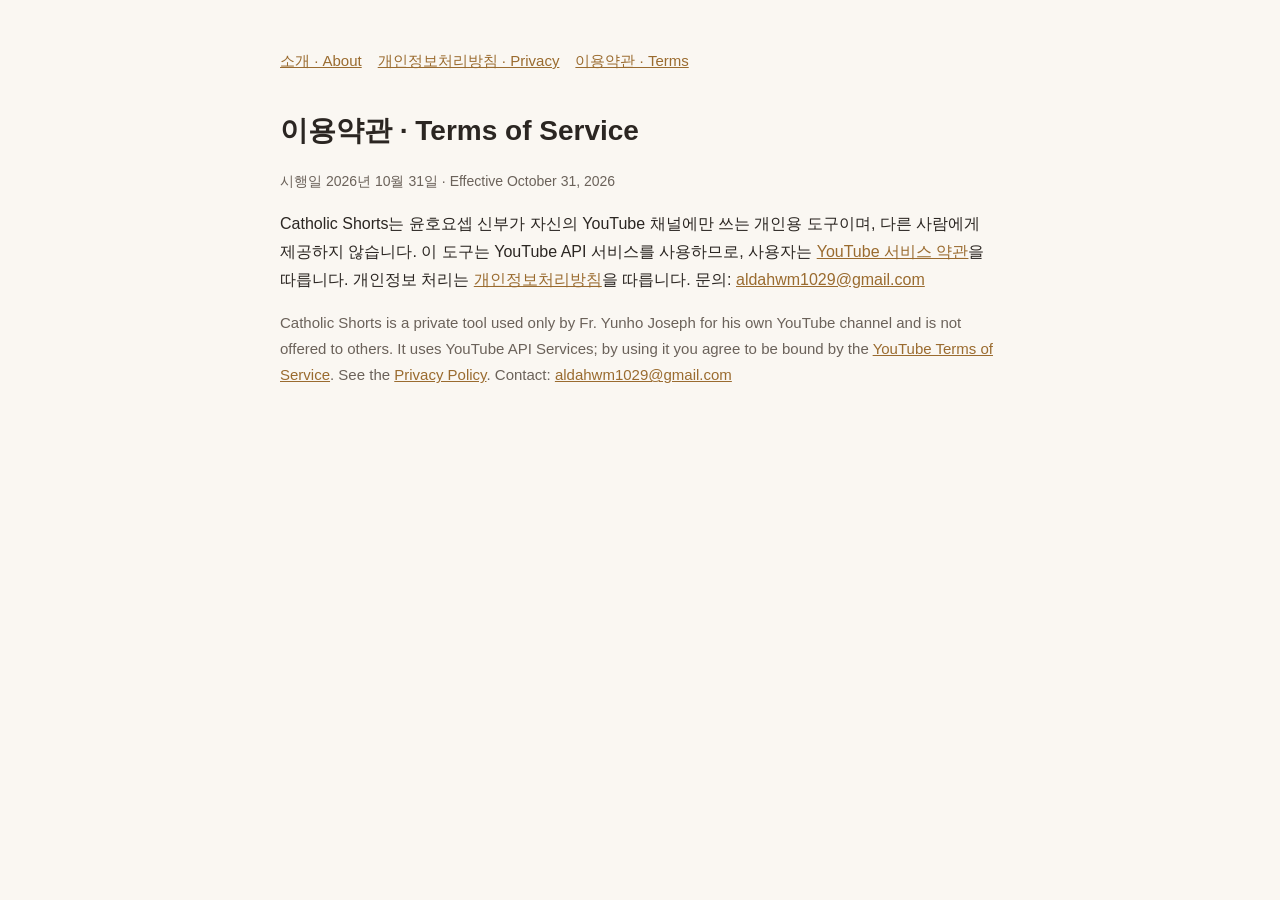
<file: terms.html>
<!doctype html><html lang="ko"><head><meta charset="utf-8"><meta name="viewport" content="width=device-width,initial-scale=1">
<title>Catholic Shorts · 이용약관</title><link rel="stylesheet" href="style.css"></head><body><main>
<nav><a href="./">소개 · About</a><a href="privacy.html">개인정보처리방침 · Privacy</a><a href="terms.html">이용약관 · Terms</a></nav>
<h1>이용약관 · Terms of Service</h1>
<p class="muted">시행일 2026년 10월 31일 · Effective October 31, 2026</p>
<p>Catholic Shorts는 윤호요셉 신부가 자신의 YouTube 채널에만 쓰는 개인용 도구이며, 다른 사람에게 제공하지 않습니다. 이 도구는 YouTube API 서비스를 사용하므로, 사용자는 <a href="https://www.youtube.com/t/terms">YouTube 서비스 약관</a>을 따릅니다. 개인정보 처리는 <a href="privacy.html">개인정보처리방침</a>을 따릅니다. 문의: <a href="mailto:aldahwm1029@gmail.com">aldahwm1029@gmail.com</a></p>
<p class="en">Catholic Shorts is a private tool used only by Fr. Yunho Joseph for his own YouTube channel and is not offered to others. It uses YouTube API Services; by using it you agree to be bound by the <a href="https://www.youtube.com/t/terms">YouTube Terms of Service</a>. See the <a href="privacy.html">Privacy Policy</a>. Contact: <a href="mailto:aldahwm1029@gmail.com">aldahwm1029@gmail.com</a></p>
</main></body></html>
</file>
<file: style.css>
:root{--bg:#faf7f2;--fg:#2b2622;--muted:#6b625a;--accent:#9a6b2f;--line:#e6ddd1}
@media (prefers-color-scheme:dark){:root{--bg:#1c1a18;--fg:#eee7de;--muted:#b3a99e;--accent:#e0b46c;--line:#3a352f}}
*{box-sizing:border-box}body{margin:0;background:var(--bg);color:var(--fg);font:16px/1.75 -apple-system,"Apple SD Gothic Neo","Noto Sans KR",sans-serif}
main{max-width:760px;margin:0 auto;padding:48px 20px 80px}h1{font-size:28px;margin:0 0 8px}h2{font-size:20px;margin:36px 0 8px;border-top:1px solid var(--line);padding-top:24px}
p,li{color:var(--fg)}.muted{color:var(--muted);font-size:14px}a{color:var(--accent)}nav{display:flex;gap:16px;margin-bottom:32px;font-size:15px}
.en{color:var(--muted);font-size:15px}
</file>
<file: player/player.css>
:root{--bg:#121110;--panel:#1c1a18;--fg:#eee7de;--muted:#a59b90;--accent:#e0b46c;--line:#34302b;--danger:#d9705f}
*{box-sizing:border-box}
html,body{margin:0;height:100%;background:var(--bg);color:var(--fg);font:14px/1.6 "Noto Sans KR",-apple-system,"Apple SD Gothic Neo",sans-serif}
#app{display:flex;height:100vh}
#stageWrap{flex:1;min-width:0;display:flex;align-items:center;justify-content:center;background:#000;position:relative;padding:12px}
#stage{max-width:100%;max-height:100%;display:block;box-shadow:0 0 0 1px #222}
#dropHint{position:absolute;inset:12px;border:3px dashed var(--accent);border-radius:12px;display:flex;align-items:center;justify-content:center;background:rgba(0,0,0,.6);font-size:20px;pointer-events:none}
#dropHint[hidden]{display:none}
#panel{width:380px;flex:none;overflow-y:auto;background:var(--panel);border-left:1px solid var(--line);padding:16px 16px 40px}
.ph h1{font-size:20px;margin:0}
.ph p{margin:2px 0 12px;color:var(--muted);font-size:13px}
.transport{position:sticky;top:-16px;z-index:2;background:var(--panel);margin:0 -16px;padding:10px 16px;border-bottom:1px solid var(--line);display:grid;grid-template-columns:auto 1fr;gap:6px 10px;align-items:center}
.transport input{grid-column:1/-1;width:100%}
#timeLbl{font-variant-numeric:tabular-nums;color:var(--muted)}
details{border-bottom:1px solid var(--line);padding:10px 0}
summary{cursor:pointer;font-weight:700;font-size:15px;padding:2px 0 6px}
label{display:block;margin:8px 0}
label.check{display:flex;gap:6px;align-items:center}
input[type=text],textarea,select{width:100%;margin-top:4px;background:#11100f;color:var(--fg);border:1px solid var(--line);border-radius:6px;padding:7px 9px;font:inherit}
textarea{resize:vertical;min-height:120px}
input[type=range]{width:100%;accent-color:var(--accent)}
input[type=file]{display:block;width:100%;margin-top:4px;color:var(--muted);font-size:13px}
button,.btn{display:inline-flex;align-items:center;gap:6px;background:#2a2723;color:var(--fg);border:1px solid var(--line);border-radius:6px;padding:7px 12px;font:inherit;cursor:pointer;margin:0}
button:hover,.btn:hover{border-color:var(--accent)}
[hidden]{display:none!important}
label.btn{display:inline-flex;margin:0}
button.primary{background:var(--accent);color:#1c1a18;border-color:var(--accent);font-weight:700}
button.danger{color:var(--danger);margin-top:12px}
button:disabled{opacity:.5;cursor:default}
button.on{background:var(--danger);border-color:var(--danger);color:#fff}
.row{display:flex;flex-wrap:wrap;gap:8px;align-items:center;margin:8px 0}
.seg{display:flex;gap:12px}
.seg label{display:flex;gap:4px;align-items:center;margin:4px 0}
.muted{color:var(--muted);font-size:13px}
.foot{margin-top:16px}
kbd{font:12px ui-monospace,monospace;border:1px solid var(--line);border-bottom-width:2px;border-radius:4px;padding:0 4px;background:#11100f}
#lineList{list-style:none;margin:8px 0 0;padding:0;max-height:340px;overflow-y:auto;border:1px solid var(--line);border-radius:6px}
#lineList:empty::before{content:"가사를 적용하면 여기에 줄 목록이 나옵니다.";display:block;padding:10px;color:var(--muted);font-size:13px}
#lineList li{display:grid;grid-template-columns:62px 1fr auto auto;gap:4px;align-items:center;padding:3px 6px;border-bottom:1px solid var(--line);cursor:pointer}
#lineList li:last-child{border-bottom:0}
#lineList li.cur{background:rgba(224,180,108,.16)}
#lineList li.next{outline:2px solid var(--accent);outline-offset:-2px}
#lineList .t{font:12px ui-monospace,monospace;color:var(--accent)}
#lineList .t.none{color:var(--muted)}
#lineList .txt{overflow:hidden;text-overflow:ellipsis;white-space:nowrap}
#lineList button{padding:0 7px;font-size:12px;line-height:20px}
body.syncing #syncBtn{background:var(--danger);border-color:var(--danger);color:#fff}

/* 방송 화면: 그림만 남기기 */
body.broadcast #panel{display:none}
body.broadcast #stageWrap{padding:0}
body.broadcast #stage{box-shadow:none;cursor:pointer}
body.broadcast.idle,body.broadcast.idle #stage{cursor:none}

@media (max-width:800px){
  #app{flex-direction:column;height:auto}
  #stageWrap{height:56vw;min-height:220px;flex:none}
  #panel{width:auto;border-left:0;border-top:1px solid var(--line)}
  body.broadcast #stageWrap{height:100vh}
}

/* 자동 만들기 */
#autoSec{background:linear-gradient(180deg,rgba(224,180,108,.07),transparent);margin:0 -16px;padding:10px 16px}
.row2{display:grid;grid-template-columns:90px 1fr;gap:10px}
.row2 label{margin:4px 0}
details.adv{border:0;padding:4px 0}
details.adv summary{font-weight:500;font-size:13px;color:var(--muted)}
.status{min-height:1.4em;margin:6px 0;font-size:13px}
.status.ok{color:#9fd49a}
.status.err{color:var(--danger)}
body.auto-busy .status::before{content:"";display:inline-block;width:10px;height:10px;margin-right:6px;border:2px solid var(--accent);border-right-color:transparent;border-radius:50%;animation:spin .8s linear infinite;vertical-align:-1px}
@keyframes spin{to{transform:rotate(360deg)}}
#sceneList{display:grid;grid-template-columns:repeat(auto-fill,minmax(100px,1fr));gap:8px;margin:8px 0}
.scene img,.scene canvas,.scene .ph{width:100%;aspect-ratio:3/2;object-fit:cover;border-radius:6px;display:block;cursor:pointer;background:#11100f;border:1px solid var(--line)}
.scene .ph{display:flex;align-items:center;justify-content:center;color:var(--muted);font-size:12px}
.scene .cap{display:flex;justify-content:space-between;align-items:center;font-size:12px;color:var(--muted);margin-top:3px}
.scene .cap select{width:auto;margin:0;padding:1px 4px;font-size:12px}
a{color:var(--accent)}
h3.sub{font-size:14px;margin:14px 0 2px}
progress#autoBar{width:100%;height:8px;accent-color:var(--accent)}
progress#autoBar[hidden]{display:none}
</file>
